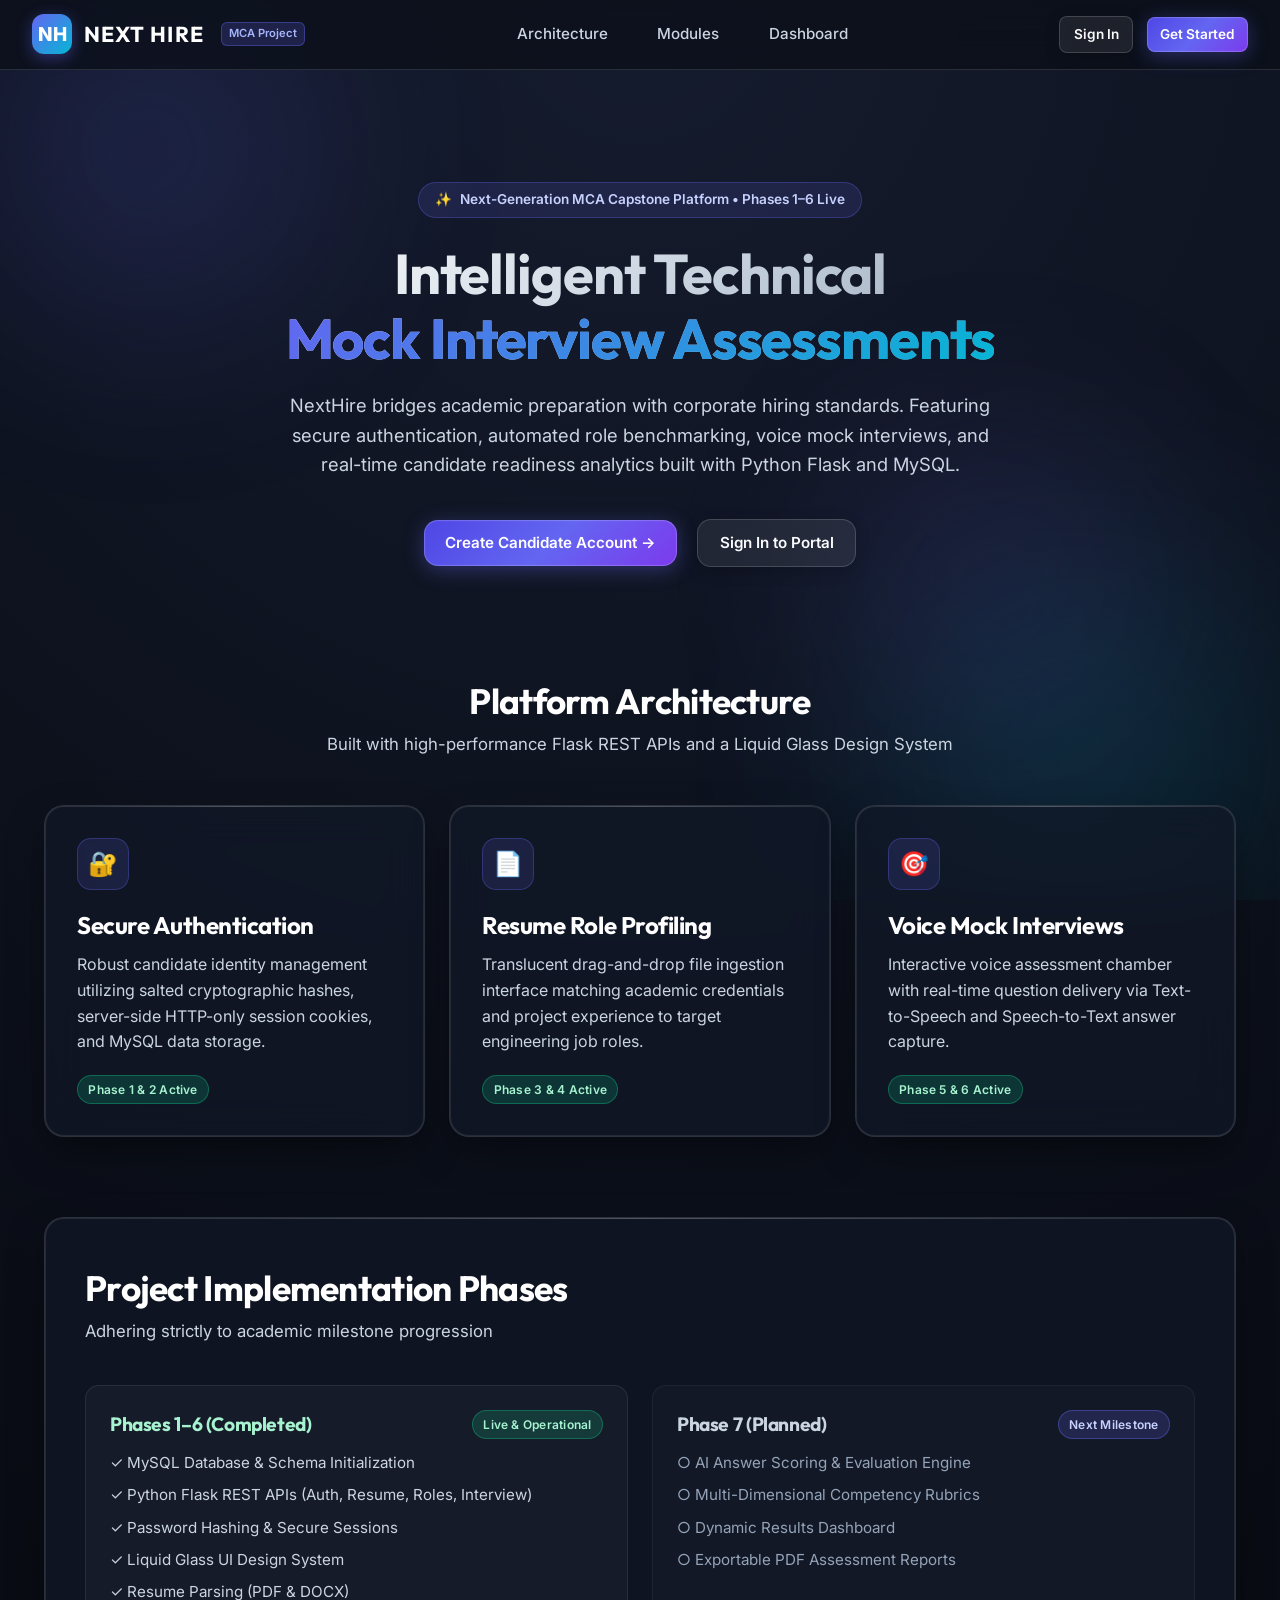
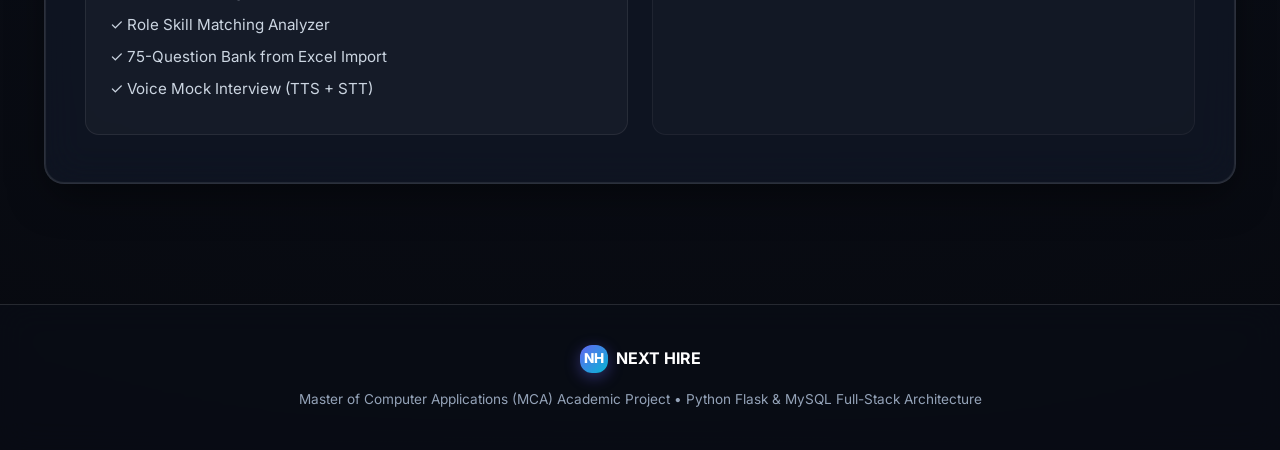
<file: frontend/about.html>
<!DOCTYPE html>
<html lang="en">
<head>
  <meta charset="UTF-8">
  <meta name="viewport" content="width=device-width, initial-scale=1.0">
  <title>About NextHire - AI Mock Interview & Evaluation Platform</title>
  <meta name="description" content="NextHire is an academic MCA full-stack platform providing AI-driven mock interviews, resume profiling, and candidate readiness assessment.">
  <link rel="stylesheet" href="css/style.css">
</head>
<body>
  <!-- Ambient Liquid Glass Orbs -->
  <div class="ambient-background">
    <div class="bg-orb orb-1"></div>
    <div class="bg-orb orb-2"></div>
    <div class="bg-orb orb-3"></div>
  </div>

  <!-- Navigation Bar -->
  <header class="navbar">
    <div class="nav-container">
      <a href="login.html" class="brand-logo" id="nav-brand">
        <div class="logo-symbol">NH</div>
        <span class="brand-name">NEXT HIRE</span>
        <span class="brand-badge">MCA Project</span>
      </a>
      <ul class="nav-links">
        <li><a href="#features" class="nav-link">Architecture</a></li>
        <li><a href="#modules" class="nav-link">Modules</a></li>
        <li><a href="dashboard.html" class="nav-link">Dashboard</a></li>
      </ul>
      <div class="nav-auth-actions" id="nav-auth-actions">
        <a href="login.html" class="btn btn-glass btn-sm" id="nav-login-btn">Sign In</a>
        <a href="register.html" class="btn btn-primary btn-sm" id="nav-register-btn">Get Started</a>
      </div>
    </div>
  </header>

  <!-- Main Content -->
  <main class="container">
    <!-- Hero Section -->
    <section class="hero-section">
      <div class="hero-pill">
        <span>✨</span> Next-Generation MCA Capstone Platform &bull; Phases 1–6 Live
      </div>
      <h1 class="hero-title">
        Intelligent Technical <br>
        <span class="hero-title-accent">Mock Interview Assessments</span>
      </h1>
      <p class="hero-description">
        NextHire bridges academic preparation with corporate hiring standards. Featuring secure authentication, automated role benchmarking, voice mock interviews, and real-time candidate readiness analytics built with Python Flask and MySQL.
      </p>
      <div class="hero-actions">
        <a href="register.html" class="btn btn-primary" id="hero-cta-btn">
          Create Candidate Account &rarr;
        </a>
        <a href="login.html" class="btn btn-glass" id="hero-login-btn">
          Sign In to Portal
        </a>
      </div>
    </section>

    <!-- Architecture & Features Grid -->
    <section id="features" style="margin-top: 4rem;">
      <div class="page-header" style="text-align: center; margin-bottom: 3rem;">
        <h2 class="page-title">Platform Architecture</h2>
        <p class="page-subtitle">Built with high-performance Flask REST APIs and a Liquid Glass Design System</p>
      </div>

      <div class="grid-3">
        <!-- Feature 1 -->
        <div class="glass-card glass-card-hover">
          <div class="feature-icon-box">🔐</div>
          <h3>Secure Authentication</h3>
          <p style="margin-top: 0.75rem;">
            Robust candidate identity management utilizing salted cryptographic hashes, server-side HTTP-only session cookies, and MySQL data storage.
          </p>
          <div style="margin-top: 1.25rem;">
            <span class="badge badge-success">Phase 1 &amp; 2 Active</span>
          </div>
        </div>

        <!-- Feature 2 -->
        <div class="glass-card glass-card-hover">
          <div class="feature-icon-box">📄</div>
          <h3>Resume Role Profiling</h3>
          <p style="margin-top: 0.75rem;">
            Translucent drag-and-drop file ingestion interface matching academic credentials and project experience to target engineering job roles.
          </p>
          <div style="margin-top: 1.25rem;">
            <span class="badge badge-success">Phase 3 &amp; 4 Active</span>
          </div>
        </div>

        <!-- Feature 3 -->
        <div class="glass-card glass-card-hover">
          <div class="feature-icon-box">🎯</div>
          <h3>Voice Mock Interviews</h3>
          <p style="margin-top: 0.75rem;">
            Interactive voice assessment chamber with real-time question delivery via Text-to-Speech and Speech-to-Text answer capture.
          </p>
          <div style="margin-top: 1.25rem;">
            <span class="badge badge-success">Phase 5 &amp; 6 Active</span>
          </div>
        </div>
      </div>
    </section>

    <!-- Platform Modules Roadmap -->
    <section id="modules" style="margin-top: 5rem;">
      <div class="glass-card" style="padding: 3rem 2.5rem;">
        <div class="page-header">
          <h2 class="page-title">Project Implementation Phases</h2>
          <p class="page-subtitle">Adhering strictly to academic milestone progression</p>
        </div>

        <div class="grid-2" style="margin-top: 2rem;">
          <div style="padding: 1.5rem; background: rgba(255, 255, 255, 0.03); border-radius: var(--radius-md); border: 1px solid rgba(255, 255, 255, 0.08);">
            <div style="display: flex; align-items: center; justify-content: space-between; margin-bottom: 0.75rem;">
              <h4 style="color: #a7f3d0;">Phases 1–6 (Completed)</h4>
              <span class="badge badge-success">Live &amp; Operational</span>
            </div>
            <ul style="list-style: none; padding-left: 0; color: var(--text-secondary); font-size: 0.95rem;">
              <li style="margin-bottom: 0.5rem;">✓ MySQL Database &amp; Schema Initialization</li>
              <li style="margin-bottom: 0.5rem;">✓ Python Flask REST APIs (Auth, Resume, Roles, Interview)</li>
              <li style="margin-bottom: 0.5rem;">✓ Password Hashing &amp; Secure Sessions</li>
              <li style="margin-bottom: 0.5rem;">✓ Liquid Glass UI Design System</li>
              <li style="margin-bottom: 0.5rem;">✓ Resume Parsing (PDF &amp; DOCX)</li>
              <li style="margin-bottom: 0.5rem;">✓ Role Skill Matching Analyzer</li>
              <li style="margin-bottom: 0.5rem;">✓ 75-Question Bank from Excel Import</li>
              <li style="margin-bottom: 0.5rem;">✓ Voice Mock Interview (TTS + STT)</li>
            </ul>
          </div>

          <div style="padding: 1.5rem; background: rgba(255, 255, 255, 0.02); border-radius: var(--radius-md); border: 1px solid rgba(255, 255, 255, 0.05);">
            <div style="display: flex; align-items: center; justify-content: space-between; margin-bottom: 0.75rem;">
              <h4 style="color: #cbd5e1;">Phase 7 (Planned)</h4>
              <span class="badge badge-primary">Next Milestone</span>
            </div>
            <ul style="list-style: none; padding-left: 0; color: var(--text-muted); font-size: 0.95rem;">
              <li style="margin-bottom: 0.5rem;">○ AI Answer Scoring &amp; Evaluation Engine</li>
              <li style="margin-bottom: 0.5rem;">○ Multi-Dimensional Competency Rubrics</li>
              <li style="margin-bottom: 0.5rem;">○ Dynamic Results Dashboard</li>
              <li style="margin-bottom: 0.5rem;">○ Exportable PDF Assessment Reports</li>
            </ul>
          </div>
        </div>
      </div>
    </section>
  </main>

  <!-- Academic Footer -->
  <footer class="footer">
    <div class="footer-content">
      <div style="display: flex; align-items: center; gap: 0.5rem;">
        <div class="logo-symbol" style="width: 28px; height: 28px; font-size: 0.85rem;">NH</div>
        <span style="font-weight: 700; color: #fff;">NEXT HIRE</span>
      </div>
      <p class="footer-credit">
        Master of Computer Applications (MCA) Academic Project &bull; Python Flask &amp; MySQL Full-Stack Architecture
      </p>
    </div>
  </footer>

  <script src="js/main.js"></script>
</body>
</html>
</file>
<file: frontend/css/style.css>
/* =========================================================
   NEXT HIRE - Liquid Glass Design System
   MCA Academic Project - Professional & AI-Themed UI
   ========================================================= */

@import url('https://fonts.googleapis.com/css2?family=Inter:wght@300;400;500;600;700;800&family=Outfit:wght@500;600;700&display=swap');

:root {
  /* Color Palette - Academic AI Theme */
  --bg-dark: #090d16;
  --bg-gradient: radial-gradient(circle at 50% 0%, #151c2e 0%, #0b0f19 55%, #07090f 100%);
  
  --primary: #6366f1;
  --primary-hover: #4f46e5;
  --primary-glow: rgba(99, 102, 241, 0.35);
  
  --secondary: #06b6d4;
  --secondary-glow: rgba(6, 182, 212, 0.25);
  
  --accent-purple: #8b5cf6;
  --accent-emerald: #10b981;
  --accent-amber: #f59e0b;
  --accent-rose: #f43f5e;
  
  /* Liquid Glass Values */
  --glass-bg: rgba(17, 24, 39, 0.72);
  --glass-bg-hover: rgba(24, 33, 53, 0.82);
  --glass-bg-light: rgba(255, 255, 255, 0.05);
  --glass-border: 1px solid rgba(255, 255, 255, 0.12);
  --glass-border-focus: 1px solid rgba(99, 102, 241, 0.6);
  --glass-border-glow: 0 0 20px rgba(99, 102, 241, 0.25);
  --glass-shadow: 0 16px 40px -8px rgba(0, 0, 0, 0.5), 0 0 1px 1px rgba(255, 255, 255, 0.1) inset;
  --glass-blur: blur(20px);
  
  /* High-Contrast Typography */
  --text-primary: #ffffff;
  --text-secondary: #cbd5e1;
  --text-muted: #94a3b8;
  --text-dark: #0f172a;
  
  /* Form Inputs Visibility Standards */
  --input-bg: rgba(15, 23, 42, 0.85);
  --input-text: #ffffff;
  --input-placeholder: #94a3b8;
  --input-border: rgba(255, 255, 255, 0.22);
  --input-focus-border: #6366f1;
  --input-focus-ring: 0 0 0 3px rgba(99, 102, 241, 0.3);

  /* Layout Constants */
  --radius-sm: 8px;
  --radius-md: 14px;
  --radius-lg: 20px;
  --radius-xl: 28px;
  --transition: all 0.25s cubic-bezier(0.16, 1, 0.3, 1);
}

/* =========================================================
   Base & Reset
   ========================================================= */
*, *::before, *::after {
  box-sizing: border-box;
  margin: 0;
  padding: 0;
}

html {
  font-size: 16px;
  scroll-behavior: smooth;
}

body {
  font-family: 'Inter', -apple-system, BlinkMacSystemFont, "Segoe UI", Roboto, sans-serif;
  background-color: var(--bg-dark);
  background-image: var(--bg-gradient);
  color: var(--text-primary);
  min-height: 100vh;
  line-height: 1.6;
  overflow-x: hidden;
  position: relative;
}

/* Background Ambient Orbs for Liquid Glass Depth */
.ambient-background {
  position: fixed;
  top: 0;
  left: 0;
  width: 100vw;
  height: 100vh;
  overflow: hidden;
  z-index: -1;
  pointer-events: none;
}

.bg-orb {
  position: absolute;
  border-radius: 50%;
  filter: blur(100px);
  opacity: 0.45;
  animation: orbDrift 20s infinite alternate ease-in-out;
}

.orb-1 {
  width: 500px;
  height: 500px;
  background: radial-gradient(circle, rgba(99, 102, 241, 0.6) 0%, rgba(99, 102, 241, 0) 70%);
  top: -100px;
  left: -100px;
  animation-duration: 18s;
}

.orb-2 {
  width: 600px;
  height: 600px;
  background: radial-gradient(circle, rgba(6, 182, 212, 0.45) 0%, rgba(6, 182, 212, 0) 70%);
  bottom: -150px;
  right: -100px;
  animation-duration: 24s;
}

.orb-3 {
  width: 450px;
  height: 450px;
  background: radial-gradient(circle, rgba(139, 92, 246, 0.4) 0%, rgba(139, 92, 246, 0) 70%);
  top: 40%;
  left: 60%;
  animation-duration: 22s;
}

@keyframes orbDrift {
  0% { transform: translate(0, 0) scale(1); }
  50% { transform: translate(40px, -30px) scale(1.08); }
  100% { transform: translate(-30px, 40px) scale(0.95); }
}

/* =========================================================
   Typography
   ========================================================= */
h1, h2, h3, h4, h5, h6 {
  font-family: 'Outfit', 'Inter', sans-serif;
  color: var(--text-primary);
  font-weight: 700;
  line-height: 1.25;
  letter-spacing: -0.02em;
}

h1 { font-size: 2.75rem; }
h2 { font-size: 2.1rem; }
h3 { font-size: 1.5rem; }
h4 { font-size: 1.2rem; }

p {
  color: var(--text-secondary);
}

a {
  color: var(--primary);
  text-decoration: none;
  transition: var(--transition);
}

a:hover {
  color: #818cf8;
}

/* =========================================================
   Navbar (Liquid Glass)
   ========================================================= */
.navbar {
  position: sticky;
  top: 0;
  width: 100%;
  z-index: 100;
  backdrop-filter: var(--glass-blur);
  -webkit-backdrop-filter: var(--glass-blur);
  background: rgba(11, 15, 25, 0.75);
  border-bottom: var(--glass-border);
  padding: 0.9rem 2rem;
  transition: var(--transition);
}

.nav-container {
  max-width: 1240px;
  margin: 0 auto;
  display: flex;
  align-items: center;
  justify-content: space-between;
}

.brand-logo {
  display: flex;
  align-items: center;
  gap: 0.75rem;
  text-decoration: none;
}

.logo-symbol {
  width: 40px;
  height: 40px;
  border-radius: 12px;
  background: linear-gradient(135deg, #6366f1 0%, #06b6d4 100%);
  display: flex;
  align-items: center;
  justify-content: center;
  color: #fff;
  font-weight: 800;
  font-size: 1.2rem;
  box-shadow: 0 4px 15px rgba(99, 102, 241, 0.4);
}

.brand-name {
  font-family: 'Outfit', sans-serif;
  font-weight: 700;
  font-size: 1.35rem;
  letter-spacing: 0.05em;
  color: #ffffff;
}

.brand-badge {
  font-size: 0.7rem;
  font-weight: 600;
  padding: 2px 7px;
  border-radius: 6px;
  background: rgba(99, 102, 241, 0.2);
  color: #a5b4fc;
  border: 1px solid rgba(99, 102, 241, 0.4);
  margin-left: 0.35rem;
  vertical-align: middle;
}

.nav-links {
  display: flex;
  align-items: center;
  gap: 1.5rem;
  list-style: none;
}

.nav-link {
  color: var(--text-secondary);
  font-size: 0.95rem;
  font-weight: 500;
  padding: 0.4rem 0.8rem;
  border-radius: var(--radius-sm);
  transition: var(--transition);
}

.nav-link:hover, .nav-link.active {
  color: #ffffff;
  background: rgba(255, 255, 255, 0.08);
}

.nav-auth-actions {
  display: flex;
  align-items: center;
  gap: 0.85rem;
}

.user-profile-badge {
  display: flex;
  align-items: center;
  gap: 0.6rem;
  padding: 0.35rem 0.85rem;
  border-radius: 30px;
  background: rgba(255, 255, 255, 0.07);
  border: 1px solid rgba(255, 255, 255, 0.14);
}

.user-avatar {
  width: 28px;
  height: 28px;
  border-radius: 50%;
  background: linear-gradient(135deg, #6366f1, #a855f7);
  display: flex;
  align-items: center;
  justify-content: center;
  font-size: 0.8rem;
  font-weight: 700;
  color: #fff;
}

.user-name-display {
  font-size: 0.9rem;
  font-weight: 500;
  color: #f1f5f9;
}

/* =========================================================
   Buttons (Liquid Glass & Primary)
   ========================================================= */
.btn {
  display: inline-flex;
  align-items: center;
  justify-content: center;
  gap: 0.5rem;
  font-family: 'Inter', sans-serif;
  font-size: 0.95rem;
  font-weight: 600;
  padding: 0.65rem 1.35rem;
  border-radius: var(--radius-md);
  cursor: pointer;
  transition: var(--transition);
  text-decoration: none;
  border: none;
  outline: none;
}

.btn-primary {
  background: linear-gradient(135deg, #4f46e5 0%, #6366f1 50%, #7c3aed 100%);
  color: #ffffff !important;
  box-shadow: 0 4px 20px rgba(99, 102, 241, 0.35), 0 0 1px 1px rgba(255, 255, 255, 0.2) inset;
}

.btn-primary:hover {
  transform: translateY(-2px);
  box-shadow: 0 8px 25px rgba(99, 102, 241, 0.5), 0 0 1px 1px rgba(255, 255, 255, 0.3) inset;
}

.btn-primary:active {
  transform: translateY(0);
}

.btn-glass {
  background: rgba(255, 255, 255, 0.08);
  backdrop-filter: blur(12px);
  -webkit-backdrop-filter: blur(12px);
  color: #f8fafc !important;
  border: 1px solid rgba(255, 255, 255, 0.16);
  box-shadow: 0 4px 15px rgba(0, 0, 0, 0.2);
}

.btn-glass:hover {
  background: rgba(255, 255, 255, 0.14);
  border-color: rgba(255, 255, 255, 0.3);
  transform: translateY(-2px);
}

.btn-danger {
  background: rgba(244, 63, 94, 0.15);
  color: #fb7185 !important;
  border: 1px solid rgba(244, 63, 94, 0.3);
}

.btn-danger:hover {
  background: rgba(244, 63, 94, 0.25);
  border-color: rgba(244, 63, 94, 0.5);
}

.btn-block {
  width: 100%;
}

.btn-sm {
  padding: 0.4rem 0.85rem;
  font-size: 0.85rem;
  border-radius: var(--radius-sm);
}

/* =========================================================
   Liquid Glass Cards
   ========================================================= */
.glass-card {
  background: var(--glass-bg);
  backdrop-filter: var(--glass-blur);
  -webkit-backdrop-filter: var(--glass-blur);
  border: var(--glass-border);
  border-radius: var(--radius-lg);
  box-shadow: var(--glass-shadow);
  padding: 2rem;
  transition: var(--transition);
  position: relative;
  overflow: hidden;
}

.glass-card::before {
  content: '';
  position: absolute;
  top: 0;
  left: 0;
  right: 0;
  height: 1px;
  background: linear-gradient(90deg, transparent, rgba(255, 255, 255, 0.2), transparent);
}

.glass-card-hover:hover {
  background: var(--glass-bg-hover);
  border-color: rgba(255, 255, 255, 0.22);
  transform: translateY(-4px);
  box-shadow: 0 20px 45px -10px rgba(0, 0, 0, 0.6), 0 0 25px rgba(99, 102, 241, 0.15);
}

/* =========================================================
   Forms & Visible Input Fields (CRITICAL REQUIREMENT)
   ========================================================= */
.form-group {
  margin-bottom: 1.35rem;
  text-align: left;
}

.form-label {
  display: block;
  font-size: 0.9rem;
  font-weight: 500;
  color: #f1f5f9;
  margin-bottom: 0.5rem;
  letter-spacing: 0.01em;
}

.input-container {
  position: relative;
  display: flex;
  align-items: center;
}

.input-icon {
  position: absolute;
  left: 14px;
  color: var(--text-muted);
  pointer-events: none;
  font-size: 1.1rem;
}

/* Visible Inputs: High Contrast, High Legibility */
.form-control {
  width: 100%;
  padding: 0.75rem 1rem;
  padding-left: 2.75rem;
  font-family: 'Inter', sans-serif;
  font-size: 0.95rem;
  color: #ffffff !important; /* Clearly visible */
  background-color: var(--input-bg) !important;
  border: 1px solid var(--input-border);
  border-radius: var(--radius-md);
  outline: none;
  transition: var(--transition);
  -webkit-appearance: none;
}

.form-control.no-icon {
  padding-left: 1rem;
}

.form-control::placeholder {
  color: var(--input-placeholder) !important;
  opacity: 1;
}

.form-control:focus {
  border-color: var(--input-focus-border);
  box-shadow: var(--input-focus-ring);
  background-color: rgba(15, 23, 42, 0.95) !important;
}

/* Password Toggle Icon */
.password-toggle {
  position: absolute;
  right: 14px;
  background: none;
  border: none;
  color: var(--text-muted);
  cursor: pointer;
  padding: 0;
  font-size: 1rem;
  display: flex;
  align-items: center;
  transition: var(--transition);
}

.password-toggle:hover {
  color: #ffffff;
}

/* Password strength bar */
.password-strength-container {
  margin-top: 0.5rem;
  height: 4px;
  background: rgba(255, 255, 255, 0.1);
  border-radius: 4px;
  overflow: hidden;
}

.password-strength-bar {
  height: 100%;
  width: 0%;
  transition: var(--transition);
}

/* =========================================================
   Layout Containers
   ========================================================= */
.container {
  max-width: 1240px;
  margin: 0 auto;
  padding: 2.5rem 1.5rem;
}

.container-narrow {
  max-width: 480px;
  margin: 3rem auto;
  padding: 1.5rem;
}

.page-header {
  margin-bottom: 2.5rem;
}

.page-title {
  font-size: 2.2rem;
  margin-bottom: 0.5rem;
}

.page-subtitle {
  font-size: 1.05rem;
  color: var(--text-secondary);
}

/* =========================================================
   Alerts & Notifications
   ========================================================= */
.alert {
  padding: 0.85rem 1.15rem;
  border-radius: var(--radius-md);
  margin-bottom: 1.25rem;
  font-size: 0.9rem;
  font-weight: 500;
  display: none;
  align-items: center;
  gap: 0.6rem;
  backdrop-filter: blur(10px);
}

.alert-danger {
  background: rgba(244, 63, 94, 0.15);
  color: #fecdd3;
  border: 1px solid rgba(244, 63, 94, 0.35);
}

.alert-success {
  background: rgba(16, 185, 129, 0.15);
  color: #a7f3d0;
  border: 1px solid rgba(16, 185, 129, 0.35);
}

.alert-info {
  background: rgba(6, 182, 212, 0.15);
  color: #bae6fd;
  border: 1px solid rgba(6, 182, 212, 0.35);
}

/* Toast Notification */
.toast-container {
  position: fixed;
  bottom: 24px;
  right: 24px;
  z-index: 1000;
  display: flex;
  flex-direction: column;
  gap: 10px;
}

.toast {
  padding: 12px 20px;
  background: rgba(15, 23, 42, 0.95);
  backdrop-filter: blur(16px);
  border: 1px solid rgba(255, 255, 255, 0.15);
  border-radius: var(--radius-md);
  box-shadow: 0 10px 30px rgba(0, 0, 0, 0.5);
  color: #ffffff;
  font-size: 0.9rem;
  font-weight: 500;
  display: flex;
  align-items: center;
  gap: 10px;
  animation: slideInRight 0.3s cubic-bezier(0.16, 1, 0.3, 1);
}

@keyframes slideInRight {
  from { transform: translateX(100%); opacity: 0; }
  to { transform: translateX(0); opacity: 1; }
}

/* =========================================================
   Badges & Indicators
   ========================================================= */
.badge {
  display: inline-flex;
  align-items: center;
  gap: 0.35rem;
  padding: 0.25rem 0.65rem;
  font-size: 0.75rem;
  font-weight: 600;
  border-radius: 20px;
  letter-spacing: 0.02em;
}

.badge-primary {
  background: rgba(99, 102, 241, 0.2);
  color: #c7d2fe;
  border: 1px solid rgba(99, 102, 241, 0.4);
}

.badge-success {
  background: rgba(16, 185, 129, 0.2);
  color: #a7f3d0;
  border: 1px solid rgba(16, 185, 129, 0.4);
}

.badge-warning {
  background: rgba(245, 158, 11, 0.2);
  color: #fde68a;
  border: 1px solid rgba(245, 158, 11, 0.4);
}

/* =========================================================
   Hero Section (Landing Page)
   ========================================================= */
.hero-section {
  text-align: center;
  padding: 4.5rem 1.5rem 3rem;
  max-width: 900px;
  margin: 0 auto;
}

.hero-pill {
  display: inline-flex;
  align-items: center;
  gap: 0.5rem;
  padding: 0.4rem 1rem;
  border-radius: 30px;
  background: rgba(99, 102, 241, 0.15);
  border: 1px solid rgba(99, 102, 241, 0.3);
  color: #c7d2fe;
  font-size: 0.85rem;
  font-weight: 600;
  margin-bottom: 1.5rem;
}

.hero-title {
  font-size: 3.5rem;
  line-height: 1.15;
  margin-bottom: 1.25rem;
  background: linear-gradient(135deg, #ffffff 0%, #cbd5e1 50%, #94a3b8 100%);
  -webkit-background-clip: text;
  -webkit-text-fill-color: transparent;
}

.hero-title-accent {
  background: linear-gradient(135deg, #6366f1 0%, #06b6d4 100%);
  -webkit-background-clip: text;
  -webkit-text-fill-color: transparent;
}

.hero-description {
  font-size: 1.15rem;
  color: var(--text-secondary);
  max-width: 720px;
  margin: 0 auto 2.5rem;
}

.hero-actions {
  display: flex;
  align-items: center;
  justify-content: center;
  gap: 1.25rem;
}

/* =========================================================
   Grid & Card Systems
   ========================================================= */
.grid-3 {
  display: grid;
  grid-template-columns: repeat(3, 1fr);
  gap: 1.5rem;
}

.grid-4 {
  display: grid;
  grid-template-columns: repeat(4, 1fr);
  gap: 1.25rem;
}

.grid-2 {
  display: grid;
  grid-template-columns: repeat(2, 1fr);
  gap: 1.5rem;
}

.feature-icon-box {
  width: 52px;
  height: 52px;
  border-radius: 14px;
  background: rgba(99, 102, 241, 0.15);
  border: 1px solid rgba(99, 102, 241, 0.3);
  display: flex;
  align-items: center;
  justify-content: center;
  color: #818cf8;
  font-size: 1.5rem;
  margin-bottom: 1.25rem;
}

/* =========================================================
   Dashboard Widgets & Statistics
   ========================================================= */
.stat-card {
  padding: 1.5rem;
  display: flex;
  flex-direction: column;
}

.stat-label {
  font-size: 0.85rem;
  color: var(--text-muted);
  font-weight: 500;
  text-transform: uppercase;
  letter-spacing: 0.05em;
  margin-bottom: 0.5rem;
}

.stat-value {
  font-family: 'Outfit', sans-serif;
  font-size: 2.2rem;
  font-weight: 700;
  color: #ffffff;
  line-height: 1;
}

.stat-hint {
  font-size: 0.8rem;
  color: #94a3b8;
  margin-top: 0.5rem;
}

/* =========================================================
   Tables (Liquid Glass)
   ========================================================= */
.table-responsive {
  width: 100%;
  overflow-x: auto;
}

.glass-table {
  width: 100%;
  border-collapse: collapse;
  text-align: left;
}

.glass-table th {
  padding: 1rem 1.25rem;
  font-size: 0.85rem;
  text-transform: uppercase;
  letter-spacing: 0.05em;
  color: var(--text-muted);
  border-bottom: 1px solid rgba(255, 255, 255, 0.1);
}

.glass-table td {
  padding: 1.1rem 1.25rem;
  font-size: 0.95rem;
  color: var(--text-secondary);
  border-bottom: 1px solid rgba(255, 255, 255, 0.06);
}

.glass-table tr:hover td {
  background: rgba(255, 255, 255, 0.03);
  color: #ffffff;
}

/* =========================================================
   Resume Upload Area (Liquid Glass)
   ========================================================= */
.dropzone {
  border: 2px dashed rgba(99, 102, 241, 0.4);
  border-radius: var(--radius-lg);
  padding: 3.5rem 2rem;
  text-align: center;
  background: rgba(15, 23, 42, 0.45);
  backdrop-filter: blur(12px);
  cursor: pointer;
  transition: var(--transition);
}

.dropzone:hover, .dropzone.dragover {
  border-color: #6366f1;
  background: rgba(99, 102, 241, 0.08);
  box-shadow: 0 0 25px rgba(99, 102, 241, 0.2);
}

.dropzone-icon {
  font-size: 3rem;
  color: #818cf8;
  margin-bottom: 1rem;
}

/* =========================================================
   Footer (Liquid Glass)
   ========================================================= */
.footer {
  margin-top: 5rem;
  border-top: var(--glass-border);
  background: rgba(9, 13, 22, 0.8);
  backdrop-filter: blur(16px);
  padding: 2.5rem 1.5rem;
  text-align: center;
}

.footer-content {
  max-width: 1240px;
  margin: 0 auto;
  display: flex;
  flex-direction: column;
  align-items: center;
  gap: 1rem;
}

.footer-credit {
  font-size: 0.85rem;
  color: var(--text-muted);
}

/* =========================================================
   Responsive Design Breakpoints
   ========================================================= */
@media (max-width: 1024px) {
  .grid-4 {
    grid-template-columns: repeat(2, 1fr);
  }
  .grid-3 {
    grid-template-columns: repeat(2, 1fr);
  }
}

@media (max-width: 768px) {
  .hero-title {
    font-size: 2.5rem;
  }
  .grid-3, .grid-2, .grid-4 {
    grid-template-columns: 1fr;
  }
  .navbar {
    padding: 0.85rem 1rem;
  }
  .nav-links {
    display: none; /* Can be toggled or adapted */
  }
  .hero-actions {
    flex-direction: column;
    width: 100%;
  }
  .hero-actions .btn {
    width: 100%;
  }
}

/* =========================================================
   Phase 8 Liquid Glass Scorecard & Evaluation Styles
   ========================================================= */
.score-pill {
  display: inline-flex;
  align-items: center;
  gap: 0.25rem;
  padding: 0.25rem 0.65rem;
  font-size: 0.75rem;
  font-weight: 600;
  border-radius: var(--radius-sm);
  background: rgba(255, 255, 255, 0.05);
  border: 1px solid rgba(255, 255, 255, 0.1);
  color: #cbd5e1;
}

.score-pill strong {
  color: #ffffff;
}

.scorecard-metric-card {
  padding: 1.25rem;
  background: rgba(255, 255, 255, 0.03);
  border: 1px solid rgba(255, 255, 255, 0.08);
  border-radius: var(--radius-md);
  transition: var(--transition);
}

.scorecard-metric-card:hover {
  background: rgba(255, 255, 255, 0.06);
  border-color: rgba(99, 102, 241, 0.4);
  transform: translateY(-2px);
}

.feedback-card {
  padding: 1.5rem;
  border-radius: var(--radius-md);
  background: var(--glass-bg);
  border: var(--glass-border);
  backdrop-filter: var(--glass-blur);
  display: flex;
  flex-direction: column;
  height: 100%;
}

.feedback-card-header {
  display: flex;
  align-items: center;
  gap: 0.65rem;
  margin-bottom: 1.25rem;
  padding-bottom: 0.75rem;
  border-bottom: 1px solid rgba(255, 255, 255, 0.08);
}

.feedback-icon-box {
  width: 36px;
  height: 36px;
  border-radius: var(--radius-sm);
  display: flex;
  align-items: center;
  justify-content: center;
  font-size: 1.2rem;
}

/* =========================================================
   NEXT HIRE - Siri-Style Voice Animation & Interview Chamber
   iOS Glassmorphism & Animated AI Orb
   ========================================================= */

/* Chamber Layout & Cards */
.interview-chamber-card {
  background: rgba(12, 17, 29, 0.78);
  border: 1px solid rgba(255, 255, 255, 0.12);
  backdrop-filter: blur(28px);
  -webkit-backdrop-filter: blur(28px);
  border-radius: var(--radius-xl);
  box-shadow: 0 30px 70px -15px rgba(0, 0, 0, 0.75), 
              0 0 1px 1px rgba(255, 255, 255, 0.08) inset;
  padding: 2.25rem 2rem;
  margin-bottom: 2rem;
  position: relative;
  overflow: hidden;
  transition: border-color 0.4s ease, box-shadow 0.4s ease;
}

.interview-chamber-card::before {
  content: '';
  position: absolute;
  top: 0;
  left: 15%;
  right: 15%;
  height: 1px;
  background: linear-gradient(90deg, transparent, rgba(99, 102, 241, 0.6), rgba(6, 182, 212, 0.6), transparent);
  pointer-events: none;
}

/* Chamber Top Header Meta Bar */
.chamber-meta-bar {
  background: rgba(15, 23, 42, 0.65);
  border: 1px solid rgba(255, 255, 255, 0.1);
  backdrop-filter: blur(20px);
  -webkit-backdrop-filter: blur(20px);
  border-radius: var(--radius-lg);
  padding: 1.25rem 1.75rem;
  margin-bottom: 1.75rem;
  box-shadow: 0 10px 30px rgba(0, 0, 0, 0.35);
}

.chamber-meta-header {
  display: flex;
  justify-content: space-between;
  align-items: center;
  flex-wrap: wrap;
  gap: 1rem;
}

.chamber-meta-title-group {
  display: flex;
  align-items: center;
  gap: 0.85rem;
}

.chamber-title-text h2 {
  font-size: 1.35rem;
  font-weight: 700;
  margin: 0;
  line-height: 1.2;
}

.chamber-subtitle {
  font-size: 0.85rem;
  color: var(--secondary);
  font-weight: 500;
  display: flex;
  align-items: center;
  gap: 0.4rem;
}

.chamber-meta-pills {
  display: flex;
  align-items: center;
  gap: 0.75rem;
  flex-wrap: wrap;
}

.chamber-progress-container {
  margin-top: 1rem;
  height: 6px;
  background: rgba(255, 255, 255, 0.08);
  border-radius: 6px;
  overflow: hidden;
  position: relative;
}

.chamber-progress-fill {
  height: 100%;
  background: linear-gradient(90deg, #6366f1, #06b6d4, #a855f7);
  border-radius: 6px;
  transition: width 0.5s cubic-bezier(0.16, 1, 0.3, 1);
  box-shadow: 0 0 10px rgba(99, 102, 241, 0.6);
}

/* AI Interviewer Speech Bubble */
.ai-speaker-badge {
  display: inline-flex;
  align-items: center;
  gap: 0.5rem;
  padding: 0.35rem 0.9rem;
  border-radius: 30px;
  background: rgba(99, 102, 241, 0.15);
  border: 1px solid rgba(99, 102, 241, 0.35);
  color: #c7d2fe;
  font-size: 0.8rem;
  font-weight: 600;
  letter-spacing: 0.04em;
  text-transform: uppercase;
}

.ai-pulse-dot {
  width: 7px;
  height: 7px;
  border-radius: 50%;
  background: #34d399;
  box-shadow: 0 0 8px #34d399;
  animation: dotPulse 2s infinite;
}

@keyframes dotPulse {
  0%, 100% { opacity: 1; transform: scale(1); }
  50% { opacity: 0.4; transform: scale(0.85); }
}

.ai-speech-bubble {
  background: rgba(255, 255, 255, 0.035);
  border: 1px solid rgba(255, 255, 255, 0.1);
  border-radius: var(--radius-lg);
  padding: 1.5rem 1.75rem;
  margin: 1.25rem 0 2rem;
  box-shadow: 0 12px 30px rgba(0, 0, 0, 0.25), inset 0 1px 0 rgba(255, 255, 255, 0.06);
  position: relative;
  transition: border-color 0.3s ease;
}

.ai-speech-bubble:hover {
  border-color: rgba(99, 102, 241, 0.3);
}

.ai-speech-bubble::after {
  content: '';
  position: absolute;
  bottom: -10px;
  left: 50%;
  transform: translateX(-50%);
  width: 0;
  height: 0;
  border-left: 10px solid transparent;
  border-right: 10px solid transparent;
  border-top: 10px solid rgba(255, 255, 255, 0.08);
}

.ai-question-text {
  font-size: 1.35rem;
  font-weight: 600;
  color: #ffffff;
  line-height: 1.5;
  letter-spacing: -0.015em;
  text-align: center;
  margin: 0.75rem 0;
}

/* =========================================================
   THE HERO AI ORB - GLOWING LIQUID-GLASS ENERGY SPHERE
   ========================================================= */
.ai-orb-stage {
  display: flex;
  flex-direction: column;
  align-items: center;
  justify-content: center;
  padding: 1.25rem 0 1.5rem;
  position: relative;
  width: 100%;
}

.jarvis-container {
  position: relative;
  width: 380px;
  height: 380px;
  display: flex;
  align-items: center;
  justify-content: center;
}

/* Circular JARVIS Liquid-Glass Orb */
.jarvis-orb {
  position: relative;
  width: 320px;
  height: 320px;
  border-radius: 50%;
  background: radial-gradient(circle at 50% 50%, rgba(20, 25, 40, 0.6) 0%, rgba(5, 5, 10, 0.9) 100%);
  overflow: hidden;
  box-shadow: 
    inset 0 0 30px rgba(0, 0, 0, 0.8), 
    inset 0 2px 10px rgba(255,255,255,0.1),
    0 10px 40px rgba(0, 0, 0, 0.5); /* Outer shadow */
  mask-image: radial-gradient(white, black);
  -webkit-mask-image: -webkit-radial-gradient(white, black);
  display: flex;
  align-items: center;
  justify-content: center;
  
  /* State scaling and transitions */
  transform: scale(var(--orb-scale, 1));
  transition: transform 0.8s cubic-bezier(0.25, 1, 0.5, 1), box-shadow 0.8s ease;
}

/* Base liquid structure styles */
.liquid-bubble, .liquid-region, .liquid-ribbon {
  position: absolute;
  border-radius: 50%;
  filter: blur(15px);
  pointer-events: none;
}

/* Pink/Magenta bubble (left/lower-left) */
.pink-bubble {
  width: 60%;
  height: 60%;
  top: 30%;
  left: -10%;
  background: radial-gradient(circle, rgba(236, 72, 153, 0.7) 0%, rgba(225, 29, 72, 0.4) 50%, transparent 70%);
  mix-blend-mode: screen;
  animation: liquidMove1 12s ease-in-out infinite alternate;
}

/* Cyan/Blue bubble (right) */
.cyan-bubble {
  width: 50%;
  height: 50%;
  top: 25%;
  right: -5%;
  background: radial-gradient(circle, rgba(6, 182, 212, 0.8) 0%, rgba(59, 130, 246, 0.5) 50%, transparent 70%);
  mix-blend-mode: color-dodge;
  animation: liquidMove2 10s ease-in-out infinite alternate-reverse;
}

/* Green/Teal region (upper) */
.green-region {
  width: 70%;
  height: 40%;
  top: -5%;
  left: 15%;
  background: radial-gradient(ellipse, rgba(20, 184, 166, 0.6) 0%, rgba(16, 185, 129, 0.3) 50%, transparent 70%);
  border-radius: 50% 50% 40% 40%;
  mix-blend-mode: screen;
  animation: liquidMove3 14s ease-in-out infinite alternate;
}

/* Blue/Purple region (lower) */
.purple-region {
  width: 80%;
  height: 50%;
  bottom: -10%;
  left: 10%;
  background: radial-gradient(ellipse, rgba(139, 92, 246, 0.6) 0%, rgba(79, 70, 229, 0.4) 50%, transparent 70%);
  mix-blend-mode: screen;
  animation: liquidMove4 15s ease-in-out infinite alternate-reverse;
}

/* Curved Liquid Ribbons */
.liquid-ribbon {
  filter: blur(4px);
  mix-blend-mode: overlay;
  border-radius: 50%;
  border: 4px solid transparent;
}

.ribbon-1 {
  width: 140%;
  height: 60%;
  top: 20%;
  left: -20%;
  border-top-color: rgba(255, 255, 255, 0.5);
  border-right-color: rgba(6, 182, 212, 0.4);
  transform: rotate(-15deg);
  animation: ribbonWave1 18s linear infinite;
}

.ribbon-2 {
  width: 120%;
  height: 70%;
  top: 15%;
  left: -10%;
  border-bottom-color: rgba(236, 72, 153, 0.5);
  border-left-color: rgba(139, 92, 246, 0.4);
  transform: rotate(45deg);
  animation: ribbonWave2 22s linear infinite reverse;
}

.ribbon-3 {
  width: 100%;
  height: 100%;
  top: 0;
  left: 0;
  border-top-color: rgba(20, 184, 166, 0.3);
  transform: rotate(20deg) scale(0.8);
  animation: ribbonWave3 15s ease-in-out infinite alternate;
}

/* Center Light */
.center-light-core {
  position: absolute;
  top: 50%;
  left: 50%;
  width: 15%;
  height: 15%;
  transform: translate(-50%, -50%);
  border-radius: 50%;
  background: #ffffff;
  box-shadow: 0 0 15px #fff, 0 0 30px rgba(255, 255, 255, 0.8);
  filter: blur(2px);
  z-index: 10;
  animation: centerPulse var(--pulse-speed, 4s) ease-in-out infinite alternate;
}

.center-light-glow {
  position: absolute;
  top: 50%;
  left: 50%;
  width: 40%;
  height: 40%;
  transform: translate(-50%, -50%);
  border-radius: 50%;
  background: radial-gradient(circle, rgba(224, 242, 254, 0.9) 0%, rgba(6, 182, 212, 0.6) 40%, transparent 70%);
  mix-blend-mode: screen;
  filter: blur(8px);
  z-index: 9;
  animation: centerGlowPulse var(--pulse-speed, 4s) ease-in-out infinite alternate;
}

.center-starburst {
  position: absolute;
  top: 50%;
  left: 50%;
  width: 80%;
  height: 10%;
  transform: translate(-50%, -50%) rotate(30deg);
  background: radial-gradient(ellipse, rgba(255, 255, 255, 0.4) 0%, transparent 60%);
  mix-blend-mode: screen;
  filter: blur(1px);
  z-index: 8;
}

/* Glass Reflections */
.glass-reflection {
  position: absolute;
  border-radius: 50%;
  background: linear-gradient(to bottom, rgba(255,255,255,0.4) 0%, transparent 100%);
  z-index: 20;
  pointer-events: none;
}

.top-reflection {
  width: 70%;
  height: 30%;
  top: 5%;
  left: 15%;
  border-radius: 50% 50% 20% 20%;
  background: linear-gradient(to bottom, rgba(255,255,255,0.2) 0%, transparent 100%);
  filter: blur(1px);
  transform: rotate(-5deg);
}

.bottom-reflection {
  width: 60%;
  height: 20%;
  bottom: 2%;
  left: 20%;
  border-radius: 20% 20% 50% 50%;
  background: linear-gradient(to top, rgba(255,255,255,0.15) 0%, transparent 100%);
  filter: blur(1px);
}

/* ANIMATIONS */
@keyframes liquidMove1 {
  0% { transform: translate(0, 0) scale(1); }
  100% { transform: translate(15px, -10px) scale(1.1); }
}

@keyframes liquidMove2 {
  0% { transform: translate(0, 0) scale(1); }
  100% { transform: translate(-15px, 15px) scale(1.15); }
}

@keyframes liquidMove3 {
  0% { transform: translate(0, 0) scale(1); }
  100% { transform: translate(-10px, 10px) scale(1.05); }
}

@keyframes liquidMove4 {
  0% { transform: translate(0, 0) scale(1); }
  100% { transform: translate(10px, -15px) scale(1.08); }
}

@keyframes ribbonWave1 {
  0% { transform: rotate(-15deg) translateY(0); }
  50% { transform: rotate(-5deg) translateY(10px); }
  100% { transform: rotate(-15deg) translateY(0); }
}

@keyframes ribbonWave2 {
  0% { transform: rotate(45deg) scale(1); }
  50% { transform: rotate(55deg) scale(1.05); }
  100% { transform: rotate(45deg) scale(1); }
}

@keyframes ribbonWave3 {
  0% { transform: rotate(20deg) scale(0.8); }
  100% { transform: rotate(30deg) scale(0.9); }
}

@keyframes centerPulse {
  0% { transform: translate(-50%, -50%) scale(0.9); opacity: 0.8; }
  100% { transform: translate(-50%, -50%) scale(1.1); opacity: 1; }
}

@keyframes centerGlowPulse {
  0% { transform: translate(-50%, -50%) scale(0.95); opacity: 0.7; }
  100% { transform: translate(-50%, -50%) scale(1.15); opacity: 1; }
}

/* STATES */
.ai-orb.state-idle {
  --orb-scale: 1;
  --glow-opacity: 0.5;
  --pulse-speed: 4s;
}

.ai-orb.state-speaking {
  --orb-scale: 1.03;
  --glow-opacity: 0.8;
  --pulse-speed: 2s;
  box-shadow: 
    inset 0 0 30px rgba(0, 0, 0, 0.8),
    inset 0 0 20px rgba(255, 255, 255, 0.1),
    0 15px 50px rgba(236, 72, 153, 0.2),
    0 15px 50px rgba(6, 182, 212, 0.2);
}

.ai-orb.state-listening {
  --orb-scale: 1.05;
  --glow-opacity: 0.9;
  --pulse-speed: 1.5s;
  box-shadow: 
    inset 0 0 30px rgba(0, 0, 0, 0.8),
    inset 0 0 25px rgba(255, 255, 255, 0.15),
    0 20px 60px rgba(6, 182, 212, 0.3),
    0 20px 60px rgba(20, 184, 166, 0.2);
}

.ai-orb.state-thinking,
.ai-orb.state-analyzing {
  --orb-scale: 1.02;
  --glow-opacity: 0.7;
  --pulse-speed: 2.5s;
  box-shadow: 
    inset 0 0 30px rgba(0, 0, 0, 0.8),
    inset 0 0 20px rgba(255, 255, 255, 0.1),
    0 15px 50px rgba(139, 92, 246, 0.3);
}
\n\n
/* State Switcher Pill Buttons for Testing */
.orb-state-switcher {
  display: flex;
  align-items: center;
  justify-content: center;
  gap: 0.5rem;
  margin-top: 1.25rem;
  background: rgba(15, 23, 42, 0.65);
  border: 1px solid rgba(255, 255, 255, 0.12);
  backdrop-filter: blur(12px);
  -webkit-backdrop-filter: blur(12px);
  padding: 0.35rem 0.5rem;
  border-radius: 30px;
  box-shadow: 0 4px 20px rgba(0, 0, 0, 0.3);
}

.orb-state-btn {
  background: transparent;
  border: none;
  color: var(--text-secondary);
  font-size: 0.8rem;
  font-weight: 500;
  padding: 0.3rem 0.8rem;
  border-radius: 20px;
  cursor: pointer;
  transition: all 0.25s ease;
}

.orb-state-btn:hover {
  color: #ffffff;
  background: rgba(255, 255, 255, 0.1);
}

.orb-state-btn.active {
  background: linear-gradient(135deg, var(--primary-color), var(--accent-purple));
  color: #ffffff;
  font-weight: 600;
  box-shadow: 0 2px 10px rgba(99, 102, 241, 0.4);
}

/* =========================================================
   SIRI-INSPIRED VOICE WAVEFORM
   ========================================================= */
.siri-waveform {
  display: flex;
  align-items: center;
  justify-content: center;
  gap: 4px;
  height: 52px;
  margin: 1.5rem 0 0.5rem;
  padding: 0 1rem;
}

.siri-wave-bar {
  width: 4px;
  height: 4px;
  border-radius: 4px;
  background: linear-gradient(180deg, #67e8f9 0%, #818cf8 50%, #c084fc 100%);
  opacity: 0.3;
  transition: height 0.12s cubic-bezier(0.16, 1, 0.3, 1),
              opacity 0.25s ease,
              background 0.3s ease;
  will-change: height;
}

.siri-waveform.active-listening .siri-wave-bar {
  opacity: 0.95;
  background: linear-gradient(180deg, #f87171 0%, #ec4899 50%, #a855f7 100%);
  box-shadow: 0 0 8px rgba(239, 68, 68, 0.5);
}

.siri-waveform.active-speaking .siri-wave-bar {
  opacity: 0.95;
  background: linear-gradient(180deg, #67e8f9 0%, #818cf8 50%, #c084fc 100%);
  box-shadow: 0 0 8px rgba(99, 102, 241, 0.5);
}

.siri-waveform.active-thinking .siri-wave-bar {
  opacity: 0.7;
  background: linear-gradient(180deg, #fde68a 0%, #f59e0b 60%, #8b5cf6 100%);
}

/* Status wrapper & dynamic subtext */
.voice-status-wrapper {
  display: flex;
  flex-direction: column;
  align-items: center;
  gap: 0.5rem;
  margin-top: 0.5rem;
  text-align: center;
}

.voice-status-indicator {
  display: inline-flex;
  align-items: center;
  gap: 0.5rem;
  padding: 0.35rem 0.95rem;
  border-radius: 30px;
  font-size: 0.85rem;
  font-weight: 600;
  backdrop-filter: blur(12px);
  -webkit-backdrop-filter: blur(12px);
  transition: all 0.3s ease;
}

.status-ready {
  background: rgba(148, 163, 184, 0.12);
  border: 1px solid rgba(148, 163, 184, 0.25);
  color: #cbd5e1;
}

.status-listening {
  background: rgba(239, 68, 68, 0.22);
  border: 1px solid rgba(239, 68, 68, 0.55);
  color: #fca5a5;
  box-shadow: 0 0 18px rgba(239, 68, 68, 0.45);
  animation: pulseGlow 1.5s infinite;
}

.status-speaking {
  background: rgba(99, 102, 241, 0.22);
  border: 1px solid rgba(99, 102, 241, 0.55);
  color: #c7d2fe;
  box-shadow: 0 0 18px rgba(99, 102, 241, 0.45);
  animation: pulseGlow 1.6s infinite;
}

.status-processing {
  background: rgba(245, 158, 11, 0.22);
  border: 1px solid rgba(245, 158, 11, 0.5);
  color: #fde68a;
  box-shadow: 0 0 15px rgba(245, 158, 11, 0.3);
}

.status-captured {
  background: rgba(16, 185, 129, 0.2);
  border: 1px solid rgba(16, 185, 129, 0.45);
  color: #a7f3d0;
  box-shadow: 0 0 15px rgba(16, 185, 129, 0.3);
}

.voice-subtext {
  font-size: 1.05rem;
  font-weight: 500;
  color: var(--text-secondary);
  letter-spacing: -0.01em;
  transition: color 0.3s ease;
  min-height: 26px;
}

/* =========================================================
   FLOATING MICROPHONE CONTROL BUTTON
   ========================================================= */
.chamber-controls-stage {
  display: flex;
  flex-direction: column;
  align-items: center;
  margin-top: 1.5rem;
}

.mic-floating-container {
  display: flex;
  flex-direction: column;
  align-items: center;
  gap: 0.75rem;
}

.mic-button {
  width: 68px;
  height: 68px;
  border-radius: 50%;
  border: 1px solid rgba(255, 255, 255, 0.22);
  background: rgba(255, 255, 255, 0.08);
  backdrop-filter: blur(16px);
  -webkit-backdrop-filter: blur(16px);
  color: #ffffff;
  font-size: 1.65rem;
  cursor: pointer;
  display: inline-flex;
  align-items: center;
  justify-content: center;
  box-shadow: 0 10px 30px rgba(0, 0, 0, 0.4), 
              0 0 20px rgba(99, 102, 241, 0.35);
  transition: all 0.3s cubic-bezier(0.16, 1, 0.3, 1);
  outline: none;
  position: relative;
}

.mic-button:hover {
  transform: scale(1.08);
  border-color: rgba(255, 255, 255, 0.35);
  background: rgba(255, 255, 255, 0.12);
  box-shadow: 0 14px 40px rgba(99, 102, 241, 0.55);
}

.mic-button:focus-visible {
  box-shadow: 0 0 0 3px rgba(99, 102, 241, 0.6), 0 10px 30px rgba(0, 0, 0, 0.4);
}

.mic-button.recording {
  background: linear-gradient(135deg, rgba(220, 38, 38, 0.35) 0%, rgba(239, 68, 68, 0.55) 100%);
  border-color: rgba(252, 165, 165, 0.7);
  box-shadow: 0 0 35px rgba(239, 68, 68, 0.7), 0 0 70px rgba(239, 68, 68, 0.35);
  animation: pulseGlow 1.2s infinite;
}

.rec-dot {
  color: #ef4444;
  font-size: 1rem;
  margin-right: 2px;
  animation: recDotBlink 1s infinite;
}

@keyframes recDotBlink {
  0%, 100% { opacity: 1; }
  50% { opacity: 0.2; }
}

.mic-hint-text {
  font-size: 0.85rem;
  color: var(--text-muted);
  font-weight: 500;
  transition: color 0.3s ease;
}

/* =========================================================
   CANDIDATE TRANSCRIPT DRAWER & ACTIONS
   ========================================================= */
.transcript-drawer {
  background: rgba(15, 23, 42, 0.55);
  border: 1px solid rgba(255, 255, 255, 0.1);
  backdrop-filter: blur(20px);
  -webkit-backdrop-filter: blur(20px);
  border-radius: var(--radius-lg);
  padding: 1.5rem 1.75rem;
  margin-top: 1.5rem;
  box-shadow: 0 15px 35px rgba(0, 0, 0, 0.3);
  transition: all 0.3s ease;
}

.transcript-drawer-header {
  display: flex;
  justify-content: space-between;
  align-items: center;
  margin-bottom: 1rem;
  flex-wrap: wrap;
  gap: 0.5rem;
}

.transcript-drawer-title {
  display: flex;
  align-items: center;
  gap: 0.5rem;
  font-size: 0.95rem;
  font-weight: 600;
  color: var(--text-secondary);
}

.transcript-textarea {
  width: 100%;
  background: rgba(10, 15, 28, 0.85);
  border: 1px solid rgba(255, 255, 255, 0.16);
  border-radius: var(--radius-md);
  color: #ffffff;
  padding: 1rem 1.25rem;
  font-size: 0.95rem;
  line-height: 1.6;
  resize: vertical;
  min-height: 110px;
  transition: border-color 0.25s ease, box-shadow 0.25s ease;
  outline: none;
}

.transcript-textarea:focus {
  border-color: var(--primary);
  box-shadow: 0 0 0 3px rgba(99, 102, 241, 0.25);
}

.chamber-action-bar {
  display: flex;
  justify-content: space-between;
  align-items: center;
  flex-wrap: wrap;
  gap: 1rem;
  margin-top: 1.25rem;
  padding-top: 1rem;
  border-top: 1px solid rgba(255, 255, 255, 0.08);
}

/* Accessibility: Reduced Motion Support */
@media (prefers-reduced-motion: reduce) {
  .ai-orb,
  .orb-ambient-aura,
  .orb-layer-plasma-1,
  .orb-layer-plasma-2,
  .orb-layer-core,
  .siri-wave-bar,
  .bg-orb {
    animation: none !important;
    transition: opacity 0.3s ease !important;
  }
}

/* Responsive Mobile & Tablet Adjustments */
@media (max-width: 768px) {
  .interview-chamber-card {
    padding: 1.75rem 1.25rem;
    border-radius: var(--radius-lg);
  }

  .orb-wrapper {
    width: 240px;
    height: 240px;
  }

  .ai-orb {
    width: 105px;
    height: 105px;
  }

  .ai-orb.state-listening {
    transform: scale(1.75); /* ~184px max on mobile to prevent overflow */
  }

  .ai-orb.state-speaking {
    transform: scale(1.7); /* ~178px */
  }

  .ai-orb.state-thinking {
    transform: scale(1.25); /* ~130px */
  }

  .siri-waveform {
    gap: 3px;
    height: 40px;
  }

  .siri-wave-bar {
    width: 3px;
  }

  .ai-question-text {
    font-size: 1.15rem;
  }
}

/* =========================================================
   JARVIS FUTURISTIC CINEMATIC UI
   ========================================================= */

/* Deep Cinematic Background */
.cinematic-chamber {
  background: radial-gradient(circle at center 80%, rgba(6, 182, 212, 0.08) 0%, rgba(15, 23, 42, 0.95) 40%, rgba(0, 0, 0, 1) 100%) !important;
  border: none !important;
  box-shadow: inset 0 0 100px rgba(0, 0, 0, 0.9) !important;
  min-height: 80vh;
  display: flex;
  flex-direction: column;
  justify-content: space-between;
  position: relative;
  overflow: hidden;
  border-radius: 20px !important;
}

/* Floating Glass Chat Panel */
.glass-chat-panel {
  position: relative;
  z-index: 10;
  width: 90%;
  max-width: 800px;
  margin: 2rem auto;
  padding: 2rem;
  background: rgba(15, 23, 42, 0.4);
  border: 1px solid rgba(103, 232, 249, 0.15);
  border-radius: 24px;
  backdrop-filter: blur(16px);
  -webkit-backdrop-filter: blur(16px);
  box-shadow: 
    0 20px 40px rgba(0, 0, 0, 0.4),
    inset 0 1px 0 rgba(255, 255, 255, 0.1);
  display: flex;
  flex-direction: column;
  gap: 1.5rem;
  transition: all 0.4s cubic-bezier(0.16, 1, 0.3, 1);
}

/* Chat Panel Subtle Animation during states */
.cinematic-chamber[data-voice-state="listening"] .glass-chat-panel {
  border-color: rgba(103, 232, 249, 0.3);
  box-shadow: 0 20px 50px rgba(6, 182, 212, 0.15), inset 0 1px 0 rgba(255, 255, 255, 0.1);
}

.cinematic-chamber[data-voice-state="speaking"] .glass-chat-panel {
  transform: translateY(-2px);
  border-color: rgba(103, 232, 249, 0.25);
  box-shadow: 0 25px 50px rgba(99, 102, 241, 0.15), inset 0 1px 0 rgba(255, 255, 255, 0.1);
}

.cinematic-chamber[data-voice-state="thinking"] .glass-chat-panel {
  border-color: rgba(139, 92, 246, 0.3);
  box-shadow: 0 20px 50px rgba(139, 92, 246, 0.1), inset 0 1px 0 rgba(255, 255, 255, 0.1);
}

/* Chat History Container */
.chat-history-container {
  max-height: 250px;
  overflow-y: auto;
  display: flex;
  flex-direction: column;
  gap: 1.5rem;
  scrollbar-width: none; /* Firefox */
  scroll-behavior: smooth;
}
.chat-history-container::-webkit-scrollbar {
  display: none; /* Chrome/Safari */
}

/* Chat Messages */
.chat-message-group {
  display: flex;
  flex-direction: column;
  gap: 0.3rem;
}

.chat-history-container .chat-message-group {
  opacity: 0.5;
  transition: opacity 0.5s ease;
}

.chat-history-container .chat-message-group:hover {
  opacity: 0.8;
}

.chat-label {
  font-size: 0.75rem;
  font-weight: 700;
  letter-spacing: 0.1em;
  color: rgba(255, 255, 255, 0.5);
  text-transform: uppercase;
}

.user-turn .chat-label {
  color: rgba(103, 232, 249, 0.7);
}

.jarvis-turn .chat-label {
  color: rgba(139, 92, 246, 0.8);
}

.chat-text {
  font-size: 1.25rem;
  line-height: 1.6;
  color: #ffffff;
  margin: 0;
  font-weight: 400;
}

.user-turn .chat-text {
  color: #f1f5f9;
  text-shadow: 0 0 10px rgba(103, 232, 249, 0.2);
}

.jarvis-turn .chat-text {
  color: #ffffff;
  font-weight: 500;
  text-shadow: 0 0 15px rgba(255, 255, 255, 0.3);
}

/* Cursor & Text Highlights */
.jarvis-cursor {
  color: #67e8f9;
  animation: blink 1s step-end infinite;
  margin-left: 2px;
}

@keyframes blink {
  50% { opacity: 0; }
}

.current-spoken-word {
  color: #ffffff;
  text-shadow: 0 0 12px rgba(103, 232, 249, 0.8);
  font-weight: 600;
  transition: all 0.2s ease;
}

/* Analyzing Indicator */
.chat-analyzing-indicator {
  font-size: 1.1rem;
  color: #a78bfa;
  font-style: italic;
  animation: slowPulse 2s infinite ease-in-out;
}

@keyframes slowPulse {
  0%, 100% { opacity: 0.5; }
  50% { opacity: 1; text-shadow: 0 0 10px rgba(167, 139, 250, 0.5); }
}

/* Bottom Centered Orb */
.orb-bottom-center {
  display: flex;
  justify-content: center;
  align-items: flex-end;
  padding-bottom: 2rem;
  margin-top: auto;
}

/* Adjust Orb scale slightly for better composition */
.orb-bottom-center .jarvis-container {
  transform: scale(0.9);
}

@media (max-width: 768px) {
  .glass-chat-panel {
    padding: 1.25rem;
    width: 95%;
  }
  .chat-text {
    font-size: 1.05rem;
  }
  .chat-history-container {
    max-height: 180px;
  }
}

/* ==========================================================================
   3D JARVIS INTERVIEW CHAMBER LAYOUT
   ========================================================================== */

.chamber-layout-grid {
  display: grid;
  grid-template-columns: 1fr 1fr;
  grid-template-rows: auto 300px;
  gap: 1.5rem;
  width: 100%;
  position: relative;
  min-height: 500px;
}

.panel-left {
  grid-column: 1 / 2;
  grid-row: 1 / 2;
  z-index: 10;
}

.panel-right {
  grid-column: 2 / 3;
  grid-row: 1 / 3;
  z-index: 10;
  display: flex;
  flex-direction: column;
  justify-content: flex-start;
}

#jarvis-3d-container {
  grid-column: 1 / 2;
  grid-row: 2 / 3;
  position: relative;
  width: 100%;
  height: 100%;
  z-index: 5;
  border-radius: 12px;
  overflow: hidden;
  background: transparent;
}

#jarvis-3d-container canvas {
  width: 100% !important;
  height: 100% !important;
  display: block;
  outline: none;
}

/* Enhancements to Liquid Glass Chat Panels */
.glass-chat-panel {
  background: rgba(15, 23, 42, 0.45);
  backdrop-filter: blur(16px);
  -webkit-backdrop-filter: blur(16px);
  border: 1px solid rgba(255, 255, 255, 0.08);
  box-shadow: 0 8px 32px rgba(0, 0, 0, 0.3), inset 0 0 20px rgba(56, 189, 248, 0.05);
  border-radius: 16px;
  padding: 1.5rem;
  transition: all 0.4s ease;
  position: relative;
  overflow: hidden;
}

.glass-chat-panel::before {
  content: '';
  position: absolute;
  top: 0; left: 0; right: 0;
  height: 1px;
  background: linear-gradient(90deg, transparent, rgba(56, 189, 248, 0.5), transparent);
  opacity: 0.6;
}

@media (max-width: 768px) {
  .chamber-layout-grid {
    grid-template-columns: 1fr;
    grid-template-rows: auto auto 250px;
  }
  
  .panel-left {
    grid-column: 1 / 2;
    grid-row: 1 / 2;
  }
  
  .panel-right {
    grid-column: 1 / 2;
    grid-row: 2 / 3;
  }
  
  #jarvis-3d-container {
    grid-column: 1 / 2;
    grid-row: 3 / 4;
  }
}
</file>
